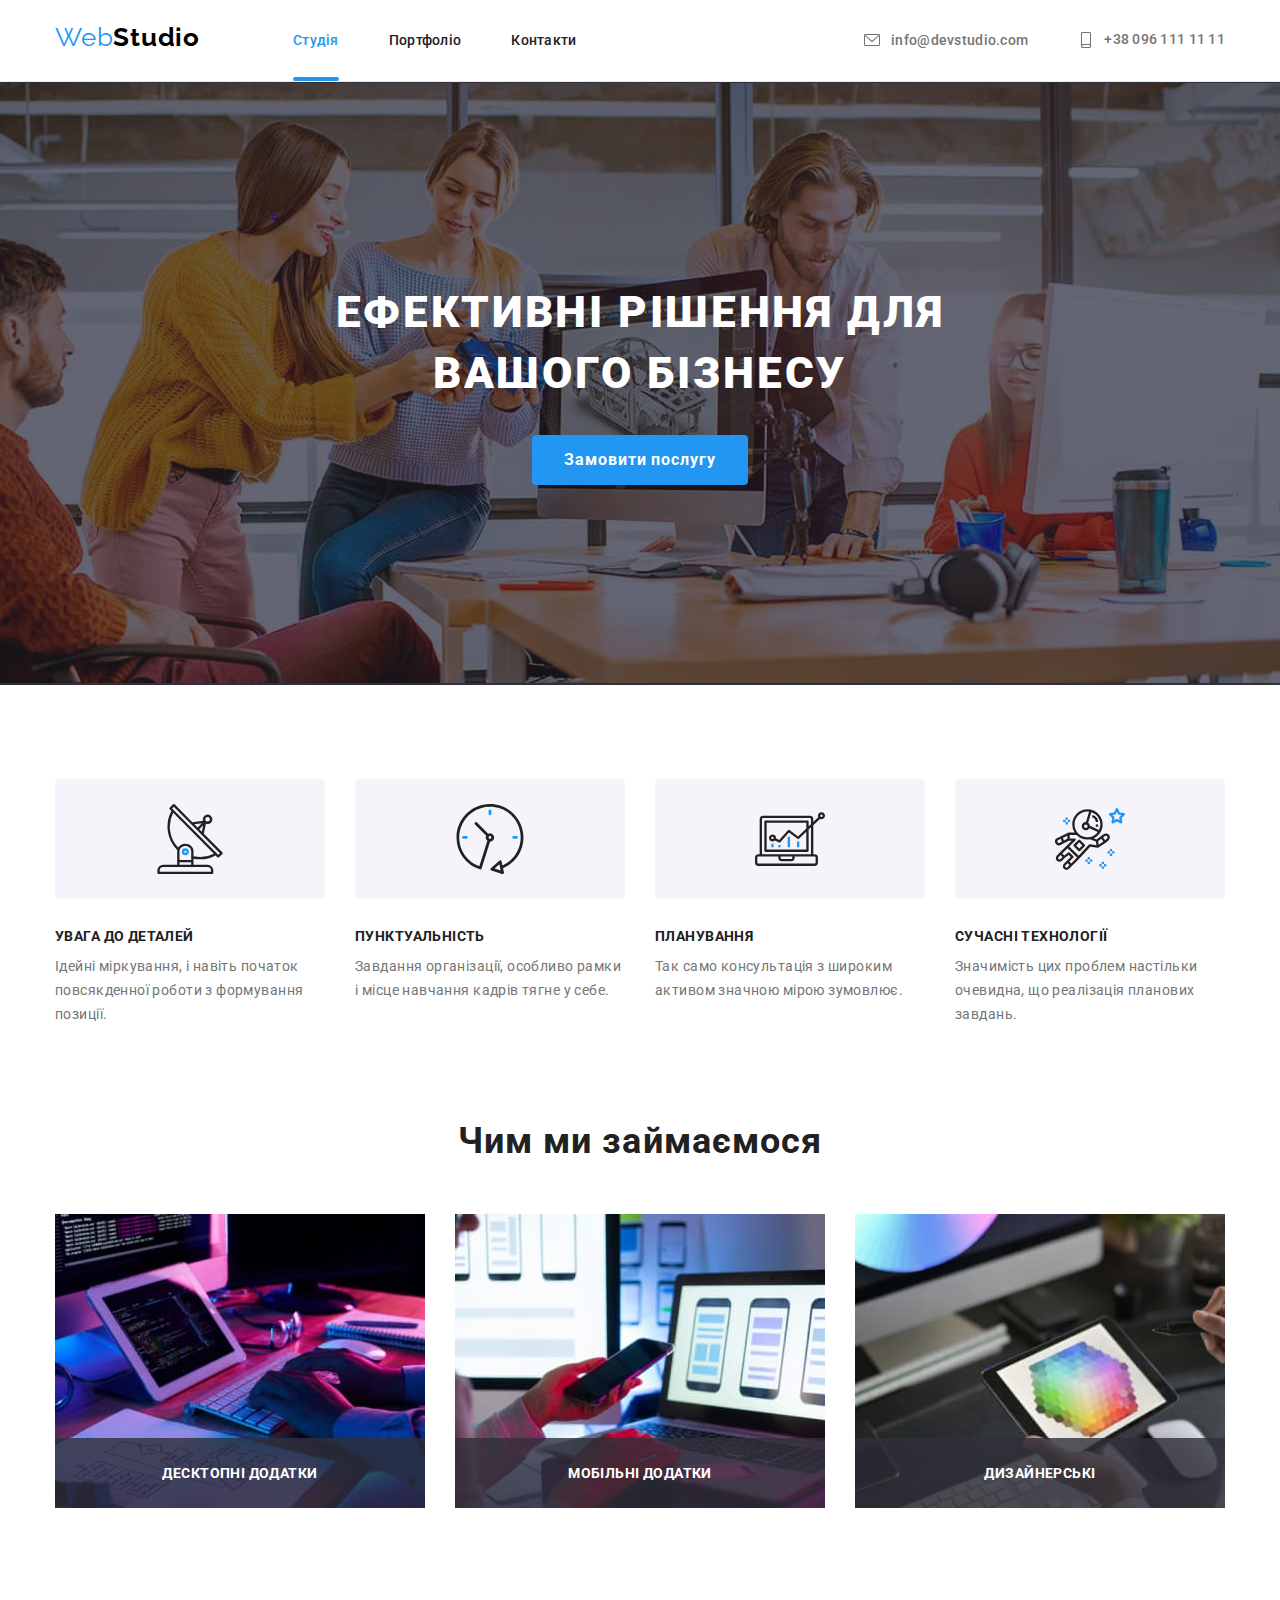
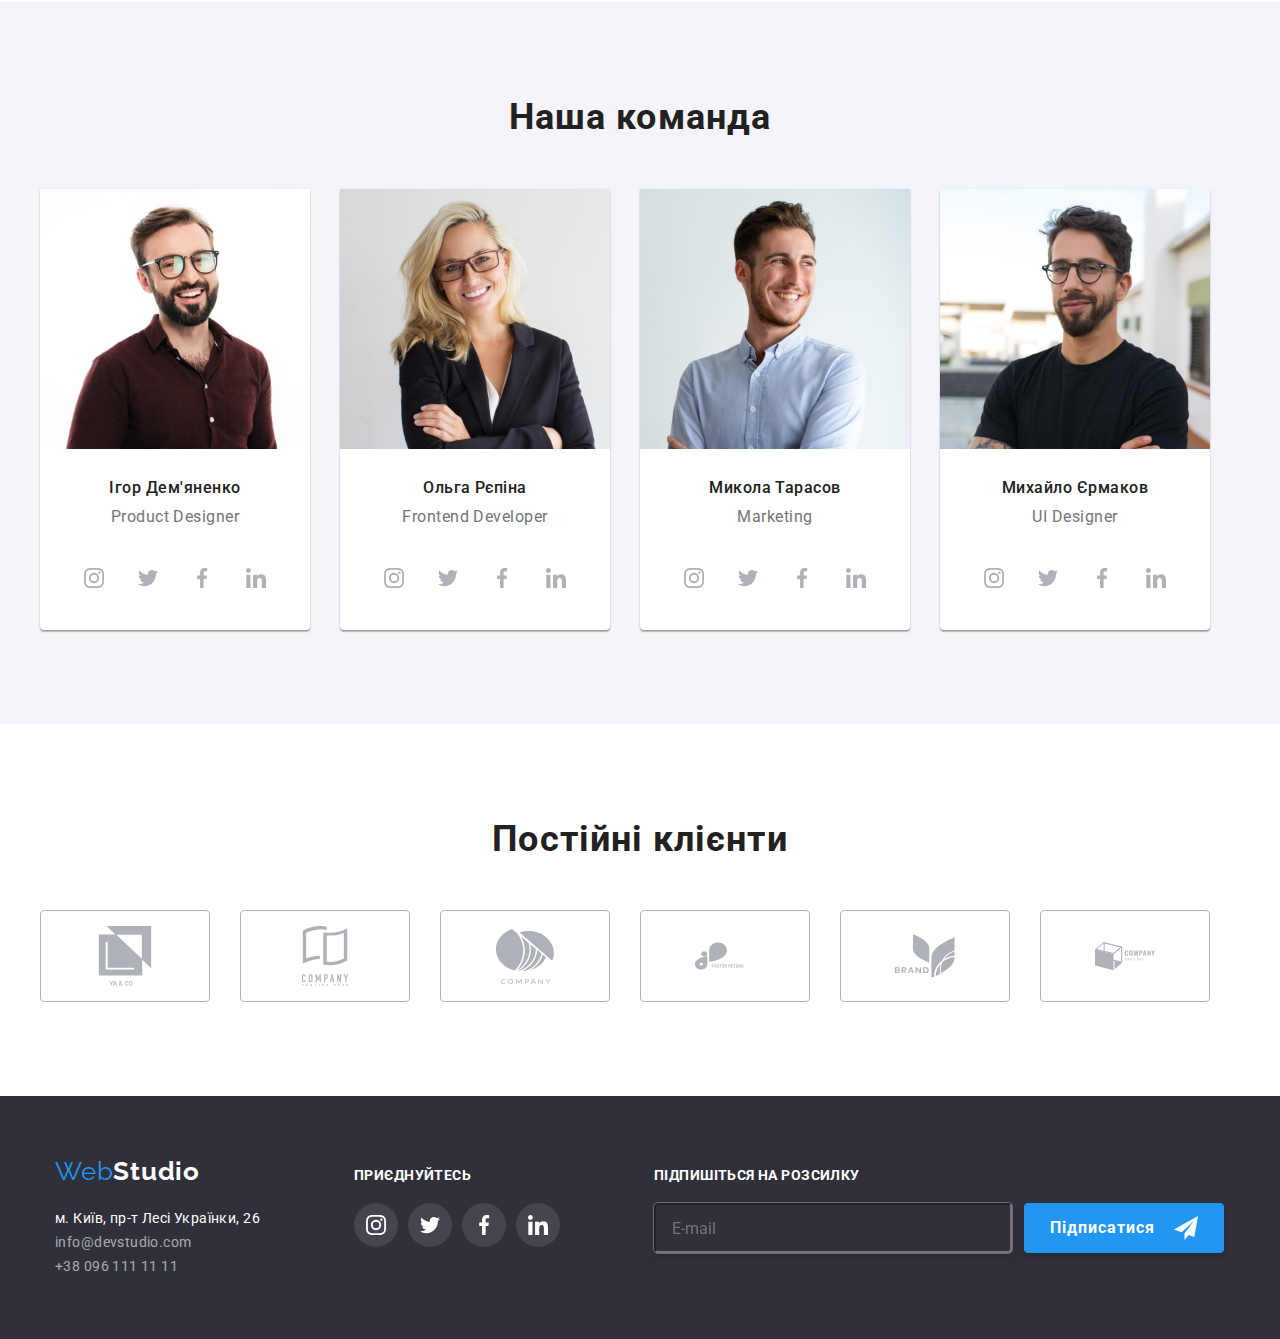
<file: index.html>
<!DOCTYPE html>
<html lang="uk">
  <head>
    <meta charset="UTF-8" />
    <meta http-equiv="X-UA-Compatible" content="IE=edge" />
    <meta name="viewport" content="width=device-width, initial-scale=1.0" />
    <title>WebStudio</title>

    <link rel="preconnect" href="https://fonts.googleapis.com" />
    <link rel="preconnect" href="https://fonts.gstatic.com" crossorigin />
    <link
      href="https://fonts.googleapis.com/css2?family=Raleway:wght@700&family=Roboto:wght@400;500;700;900&display=swap"
      rel="stylesheet"
    />
    <link
      rel="stylesheet"
      href="https://cdnjs.cloudflare.com/ajax/libs/modern-normalize/1.0.0/modern-normalize.min.css"
    />

    <link rel="stylesheet" href="./style.css" />
  </head>
  <body>
    <header class="main-header">
      <div class="container header-grow">
        <nav class="main-header">
          <a href="./index.html" lang="en" class="web logo"
            >Web<span class="studio">Studio</span></a
          >
          <ul class="utilited-ul site-nav">
            <li class="item">
              <a href="./index.html" class="link active-page">Студія</a>
            </li>
            <li class="item">
              <a href="./portfolio.html" target="_blank" class="link"
                >Портфоліо</a
              >
            </li>
            <li class="item">
              <a href="" class="link">Контакти</a>
            </li>
          </ul>
        </nav>

        <ul class="utilited-ul contact-header">
          <li class="contact-item">
            <a href=" mailto:info@devstudio.com" class="contact-header-link">
              <svg class="mail-ikon">
                <use href="./image/symbol-defs.svg#icon-envelope"></use>
              </svg>
              info@devstudio.com
            </a>
          </li>
          <li class="contact-item">
            <a href="tel:+380961111111" class="contact-header-link">
              <svg class="telefon-ikon">
                <use href="./image/symbol-defs.svg#icon-smartphone"></use>
              </svg>
              +38 096 111 11 11
            </a>
          </li>
        </ul>
      </div>
    </header>

    <main>
      <!-- hero -->
      <section class="hero">
        <div class="container">
          <h1 class="hero-title">Ефективні рішення для вашого бізнесу</h1>
          <button
            type="button"
            class="button primery button-hero"
            data-modal-open
          >
            Замовити послугу
          </button>
        </div>
      </section>
      <!--особливості  -->
      <section class="section feautres">
        <div class="container">
          <h2 class="section-title" hidden>особливості</h2>
          <ul class="utilited-ul features-list">
            <li class="feature-li">
              <div class="feature-ikon">
                <svg class="ikon-feature">
                  <use href="./image/symbol-defs.svg#icon-antenna"></use>
                </svg>
              </div>
              <h3 class="features-title">УВАГА ДО ДЕТАЛЕЙ</h3>
              <p>
                Ідейні міркування, і навіть початок повсякденної роботи з
                формування позиції.
              </p>
            </li>
            <li class="feature-li">
              <div class="feature-ikon">
                <svg class="ikon-feature">
                  <use href="./image/symbol-defs.svg#icon-clock"></use>
                </svg>
              </div>
              <h3 class="features-title">ПУНКТУАЛЬНІСТЬ</h3>
              <p>
                Завдання організації, особливо рамки і місце навчання кадрів
                тягне у себе.
              </p>
            </li>
            <li class="feature-li">
              <div class="feature-ikon">
                <svg class="ikon-feature">
                  <use href="./image/symbol-defs.svg#icon-diagram"></use>
                </svg>
              </div>
              <h3 class="features-title">ПЛАНУВАННЯ</h3>
              <p>
                Так само консультація з широким активом значною мірою зумовлює.
              </p>
            </li>
            <li class="feature-li">
              <div class="feature-ikon">
                <svg class="ikon-feature">
                  <use href="./image/symbol-defs.svg#icon-astronaut"></use>
                </svg>
              </div>
              <h3 class="features-title">СУЧАСНІ ТЕХНОЛОГІЇ</h3>
              <p>
                Значимість цих проблем настільки очевидна, що реалізація
                планових завдань.
              </p>
            </li>
          </ul>
        </div>
      </section>
      <!-- Чим ми займаємося -->
      <section class="section">
        <div class="container">
          <h2 class="section-title">Чим ми займаємося</h2>

          <ul class="utilited-ul works">
            <li class="item">
              <div class="item-overlay">
                <img src="./image/box1.jpg" width="370" alt="клавіатура" />

                <div class="item-box">
                  <p class="text-item-overlay">Десктопні додатки</p>
                </div>
              </div>
            </li>
            <li class="item">
              <div class="item-overlay">
                <img src="./image/box2.jpg" width="370" alt="телефон" />

                <div class="item-box">
                  <p class="text-item-overlay">Мобільні додатки</p>
                </div>
              </div>
            </li>
            <li class="item">
              <div class="item-overlay">
                <img src="./image/box3.jpg" width="370" alt="телефон" />

                <div class="item-box">
                  <p class="text-item-overlay">Дизайнерські</p>
                </div>
              </div>
            </li>
          </ul>
        </div>
      </section>
      <!-- Наша команда -->
      <section class="section our-team">
        <div class="container">
          <h2 class="section-title">Наша команда</h2>

          <ul class="utilited-ul team">
            <li class="team-li">
              <img
                src="./image/img.jpg"
                width="270"
                alt="Ігор Дем'яненко"
                class="team-photo"
              />

              <h3 class="team-title">Ігор Дем'яненко</h3>
              <p class="team-text">Product Designer</p>
              <ul class="team-social">
                <li class="social-li">
                  <a
                    class="social-link"
                    href="https://www.instagram.com/"
                    target="_blank"
                    rel="noopener noreferrer"
                  >
                    <svg class="social-ikon-item">
                      <use href="./image/symbol-defs.svg#icon-instagram"></use>
                    </svg>
                  </a>
                </li>
                <li class="social-li">
                  <a
                    class="social-link"
                    href="https://www.instagram.com/"
                    target="_blank"
                    rel="noopener noreferrer"
                  >
                    <svg class="social-ikon-item">
                      <use href="./image/symbol-defs.svg#icon-twitter"></use>
                    </svg>
                  </a>
                </li>
                <li class="social-li">
                  <a
                    class="social-link"
                    href="https://www.instagram.com/"
                    target="_blank"
                    rel="noopener noreferrer"
                  >
                    <svg class="social-ikon-item">
                      <use href="./image/symbol-defs.svg#icon-facebook"></use>
                    </svg>
                  </a>
                </li>
                <li class="social-li">
                  <a
                    class="social-link"
                    href="https://www.instagram.com/"
                    target="_blank"
                    rel="noopener noreferrer"
                  >
                    <svg class="social-ikon-item">
                      <use href="./image/symbol-defs.svg#icon-linkedin"></use>
                    </svg>
                  </a>
                </li>
              </ul>
            </li>
            <li class="team-li">
              <img
                src="./image/img1.jpg"
                width="270"
                alt="Ольга Рєпіна"
                class="team-photo"
              />
              <h3 class="team-title">Ольга Рєпіна</h3>
              <p class="team-text">Frontend Developer</p>
              <ul class="team-social">
                <li class="social-li">
                  <a
                    class="social-link"
                    href="https://www.instagram.com/"
                    target="_blank"
                    rel="noopener noreferrer"
                  >
                    <svg class="social-ikon-item">
                      <use href="./image/symbol-defs.svg#icon-instagram"></use>
                    </svg>
                  </a>
                </li>
                <li class="social-li">
                  <a
                    class="social-link"
                    href="https://www.instagram.com/"
                    target="_blank"
                    rel="noopener noreferrer"
                  >
                    <svg class="social-ikon-item">
                      <use href="./image/symbol-defs.svg#icon-twitter"></use>
                    </svg>
                  </a>
                </li>
                <li class="social-li">
                  <a
                    class="social-link"
                    href="https://www.instagram.com/"
                    target="_blank"
                    rel="noopener noreferrer"
                  >
                    <svg class="social-ikon-item">
                      <use href="./image/symbol-defs.svg#icon-facebook"></use>
                    </svg>
                  </a>
                </li>
                <li class="social-li">
                  <a
                    class="social-link"
                    href="https://www.instagram.com/"
                    target="_blank"
                    rel="noopener noreferrer"
                  >
                    <svg class="social-ikon-item">
                      <use href="./image/symbol-defs.svg#icon-linkedin"></use>
                    </svg>
                  </a>
                </li>
              </ul>
            </li>
            <li class="team-li">
              <img
                src="./image/img2.jpg"
                width="270"
                alt="Микола Тарасов"
                class="team-photo"
              />
              <h3 class="team-title">Микола Тарасов</h3>
              <p class="team-text">Marketing</p>
              <ul class="team-social">
                <li class="social-li">
                  <a
                    class="social-link"
                    href="https://www.instagram.com/"
                    target="_blank"
                    rel="noopener noreferrer"
                  >
                    <svg class="social-ikon-item">
                      <use href="./image/symbol-defs.svg#icon-instagram"></use>
                    </svg>
                  </a>
                </li>
                <li class="social-li">
                  <a
                    class="social-link"
                    href="https://www.instagram.com/"
                    target="_blank"
                    rel="noopener noreferrer"
                  >
                    <svg class="social-ikon-item">
                      <use href="./image/symbol-defs.svg#icon-twitter"></use>
                    </svg>
                  </a>
                </li>
                <li class="social-li">
                  <a
                    class="social-link"
                    href="https://www.instagram.com/"
                    target="_blank"
                    rel="noopener noreferrer"
                  >
                    <svg class="social-ikon-item">
                      <use href="./image/symbol-defs.svg#icon-facebook"></use>
                    </svg>
                  </a>
                </li>
                <li class="social-li">
                  <a
                    class="social-link"
                    href="https://www.instagram.com/"
                    target="_blank"
                    rel="noopener noreferrer"
                  >
                    <svg class="social-ikon-item">
                      <use href="./image/symbol-defs.svg#icon-linkedin"></use>
                    </svg>
                  </a>
                </li>
              </ul>
            </li>
            <li class="team-li">
              <img
                src="./image/img3.jpg"
                width="270"
                alt="Михайло Єрмаков"
                class="team-photo"
              />
              <h3 class="team-title">Михайло Єрмаков</h3>
              <p class="team-text">UI Designer</p>
              <ul class="team-social">
                <li class="social-li">
                  <a
                    class="social-link"
                    href="https://www.instagram.com/"
                    target="_blank"
                    rel="noopener noreferrer"
                  >
                    <svg class="social-ikon-item">
                      <use href="./image/symbol-defs.svg#icon-instagram"></use>
                    </svg>
                  </a>
                </li>
                <li class="social-li">
                  <a
                    class="social-link"
                    href="https://www.instagram.com/"
                    target="_blank"
                    rel="noopener noreferrer"
                  >
                    <svg class="social-ikon-item">
                      <use href="./image/symbol-defs.svg#icon-twitter"></use>
                    </svg>
                  </a>
                </li>
                <li class="social-li">
                  <a
                    class="social-link"
                    href="https://www.instagram.com/"
                    target="_blank"
                    rel="noopener noreferrer"
                  >
                    <svg class="social-ikon-item">
                      <use href="./image/symbol-defs.svg#icon-facebook"></use>
                    </svg>
                  </a>
                </li>
                <li class="social-li">
                  <a
                    class="social-link"
                    href="https://www.instagram.com/"
                    target="_blank"
                    rel="noopener noreferrer"
                  >
                    <svg class="social-ikon-item">
                      <use href="./image/symbol-defs.svg#icon-linkedin"></use>
                    </svg>
                  </a>
                </li>
              </ul>
            </li>
          </ul>
        </div>
      </section>
      <section class="section clients">
        <div class="container">
          <h2 class="clients-title">Постійні клієнти</h2>
          <ul class="clients-list">
            <li class="clients-item">
              <a class="clients-link" href="#">
                <svg class="client-ikon-item">
                  <use href="./image/symbol-defs.svg#icon-group"></use>
                </svg>
              </a>
            </li>
            <li class="clients-item">
              <a class="clients-link" href="#">
                <svg class="client-ikon-item">
                  <use href="./image/symbol-defs.svg#icon-group-1"></use>
                </svg>
              </a>
            </li>
            <li class="clients-item">
              <a class="clients-link" href="#">
                <svg class="client-ikon-item">
                  <use href="./image/symbol-defs.svg#icon-group-2"></use>
                </svg>
              </a>
            </li>
            <li class="clients-item">
              <a class="clients-link" href="#">
                <svg class="client-ikon-item">
                  <use href="./image/symbol-defs.svg#icon-group-3"></use>
                </svg>
              </a>
            </li>
            <li class="clients-item">
              <a class="clients-link" href="#">
                <svg class="client-ikon-item">
                  <use href="./image/symbol-defs.svg#icon-group-4"></use>
                </svg>
              </a>
            </li>
            <li class="clients-item">
              <a class="clients-link" href="#">
                <svg class="client-ikon-item">
                  <use href="./image/symbol-defs.svg#icon-group-5"></use>
                </svg>
              </a>
            </li>
          </ul>
        </div>
      </section>
    </main>
    <!-- підвал -->
    <footer class="footer">
      <div class="container container-footer">
        <div class="footer-contacts">
          <a href="./index.html" lang="en" class="web logo-footer"
            >Web<span class="studio-footer">Studio</span></a
          >

          <address>
            <ul class="contact utilited-ul">
              <li>
                <a
                  href="https://www.google.com/maps/place/%D0%B1%D1%83%D0%BB.+%D0%9B%D0%B5%D1%81%D0%B8+%D0%A3%D0%BA%D1%80%D0%B0%D0%B8%D0%BD%D0%BA%D0%B8,+26,+%D0%9A%D0%B8%D0%B5%D0%B2,+%D0%A3%D0%BA%D1%80%D0%B0%D0%B8%D0%BD%D0%B0,+02000/@50.4265841,30.5361971,17z/data=!3m1!4b1!4m5!3m4!1s0x40d4cf0e033ecbe9:0x57a4dffefec77da0!8m2!3d50.4265807!4d30.5383858"
                  target="_blank"
                  rel="noopener noreferrer"
                  class="adress"
                  >м. Київ, пр-т Лесі Українки, 26</a
                >
              </li>
              <li>
                <a href=" mailto:info@devstudio.com" class="contact-footer"
                  >info@devstudio.com</a
                >
              </li>
              <li>
                <a href="tel:+380961111111" class="contact-footer"
                  >+38 096 111 11 11</a
                >
              </li>
            </ul>
          </address>
        </div>
        <div class="footer-add">
          <p class="add-title">приєднуйтесь</p>
          <ul class="social">
            <li class="social-li">
              <a
                class="social-link social-link-add"
                href="https://www.instagram.com/"
                target="_blank"
                rel="noopener noreferrer"
              >
                <svg class="social-ikon-item add">
                  <use href="./image/symbol-defs.svg#icon-instagram"></use>
                </svg>
              </a>
            </li>
            <li class="social-li">
              <a
                class="social-link social-link-add"
                href="https://www.instagram.com/"
                target="_blank"
                rel="noopener noreferrer"
              >
                <svg class="social-ikon-item add">
                  <use href="./image/symbol-defs.svg#icon-twitter"></use>
                </svg>
              </a>
            </li>
            <li class="social-li">
              <a
                class="social-link social-link-add"
                href="https://www.instagram.com/"
                target="_blank"
                rel="noopener noreferrer"
              >
                <svg class="social-ikon-item add">
                  <use href="./image/symbol-defs.svg#icon-facebook"></use>
                </svg>
              </a>
            </li>
            <li class="social-li">
              <a
                class="social-link social-link-add"
                href="https://www.instagram.com/"
                target="_blank"
                rel="noopener noreferrer"
              >
                <svg class="social-ikon-item add">
                  <use href="./image/symbol-defs.svg#icon-linkedin"></use>
                </svg>
              </a>
            </li>
          </ul>
        </div>

        <div class="footer-subscription">
          <p class="subscription-title">Підпишіться на розсилку</p>

          <form name="subscription" class="form-subscription">
            <label>
              <input
                type="email"
                name="mail"
                placeholder="E-mail"
                class="input-subscription"
              />
            </label>
            <button type="submit" class="subscription-button">
              Підписатися
              <svg class="subscription-icon">
                <use href="./image/symbol-defs.svg#icon-send"></use>
              </svg>
            </button>
          </form>
        </div>
      </div>
    </footer>
    <div class="backdrop is-hidden" data-modal>
      <div class="hero-modal">
        <button type="button" class="close-btn" data-modal-close>
          <svg class="close-icon">
            <use href="./image/symbol-defs.svg#icon-close"></use>
          </svg>
        </button>
        <form class="request">
          <p class="request-title">Залиште свої дані, ми вам передзвонимо</p>

          <label for="name" class="request-item">
            Ім'я
            <input
              type="text"
              name="name"
              id="name"
              class="request-input"
              required
            />
            <svg class="input-icon">
              <use href="./image/symbol-defs.svg#icon-name-modal"></use>
            </svg>
          </label>

          <label for="tel" class="request-item">
            Телефон

            <input
              type="tel"
              name="tel"
              id="tel"
              class="request-input"
              required
            />
            <svg class="input-icon">
              <use href="./image/symbol-defs.svg#icon-phone-modal"></use>
            </svg>
          </label>

          <label class="request-item">
            Пошта

            <input type="email" name="mail" class="request-input" required />
            <svg class="input-icon">
              <use href="./image/symbol-defs.svg#icon-email-modal"></use>
            </svg>
          </label>

          <label class="request-item">
            Коментар
            <textarea
              name="commit"
              rows="5"
              class="text-commit"
              placeholder="Введіть текст"
            ></textarea>
          </label>

          <label class="request-agree">
            <input
              class="agree-input"
              type="checkbox"
              name="consent"
              value="agree"
            />
            <span class="agree-icon"></span>
            <span class="agree-text">
              Погоджуюся з розсилкою та приймаю
              <a href="#" class="agree-link">Умови договору</a>
            </span>
          </label>

          <button type="submit" class="request-btn">Відправити</button>
        </form>
      </div>
    </div>
    <script src="./js/modal.js"></script>
  </body>
</html>
</file>
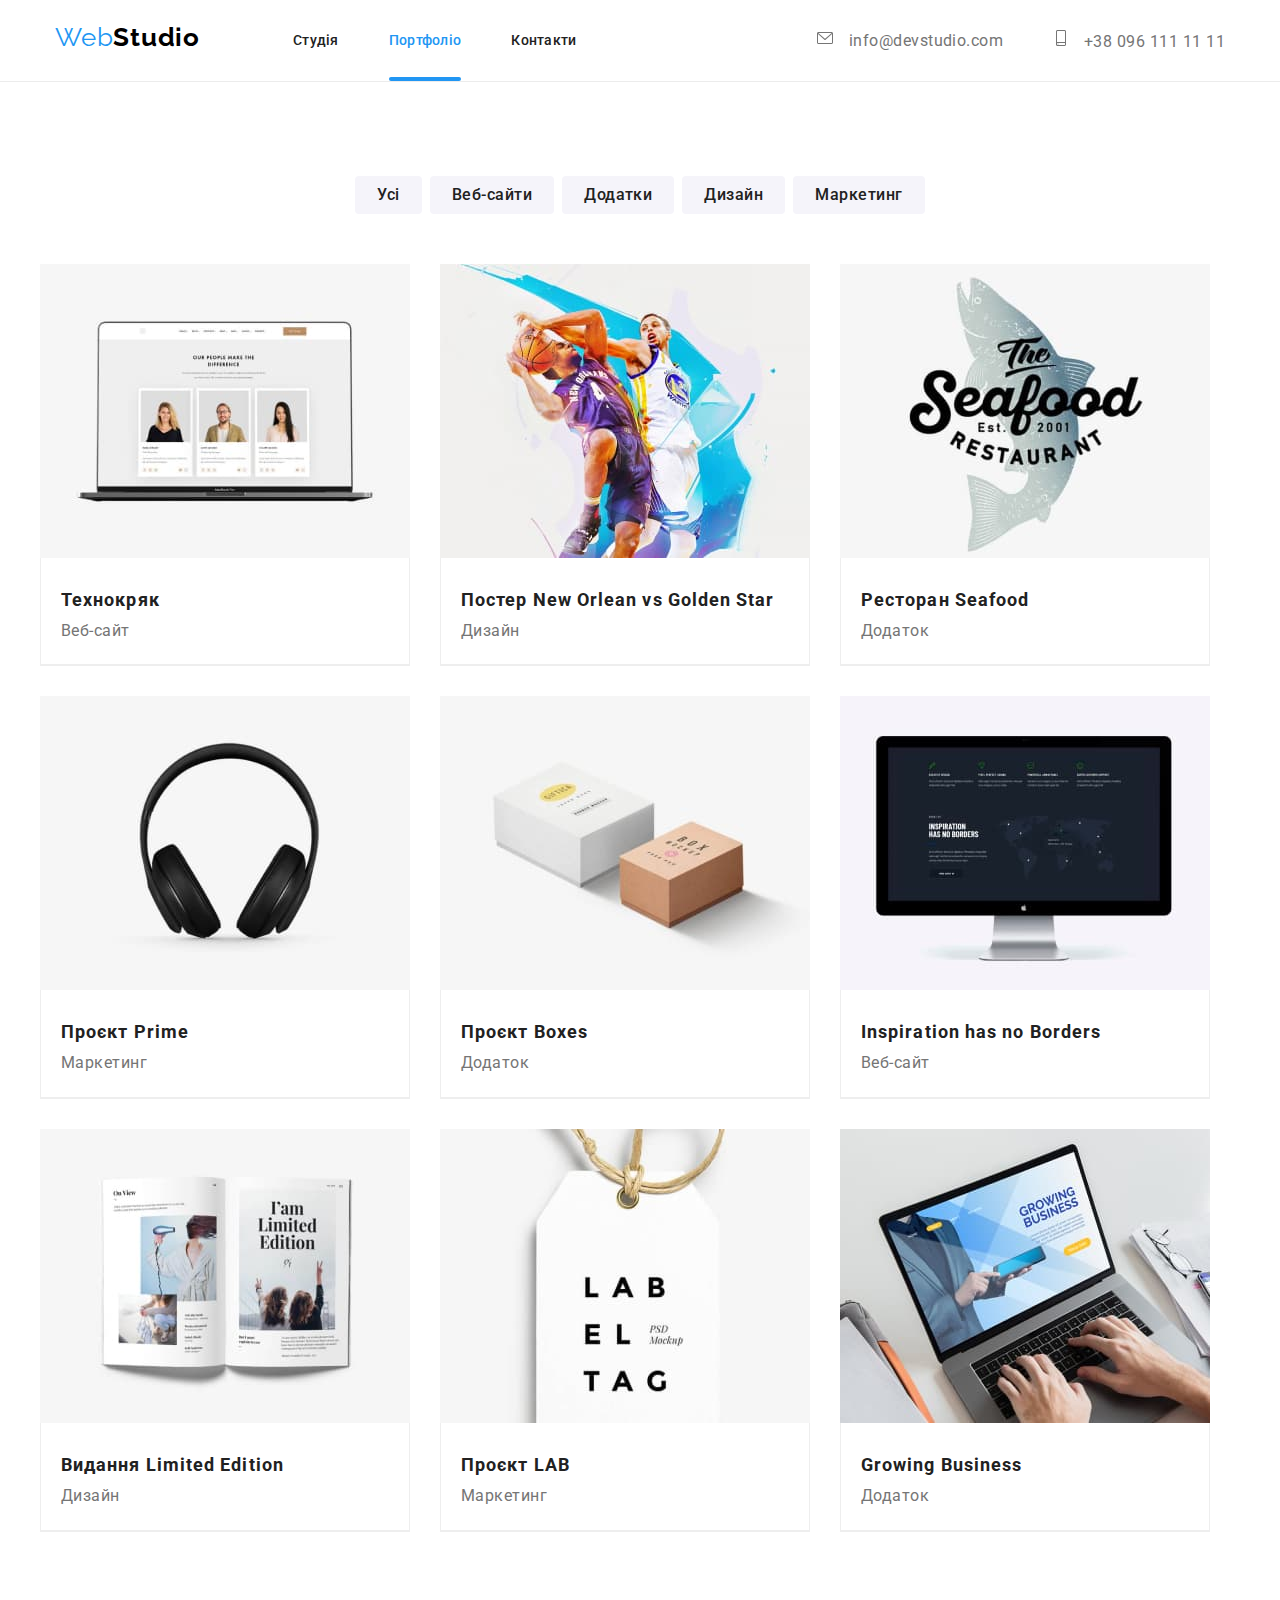
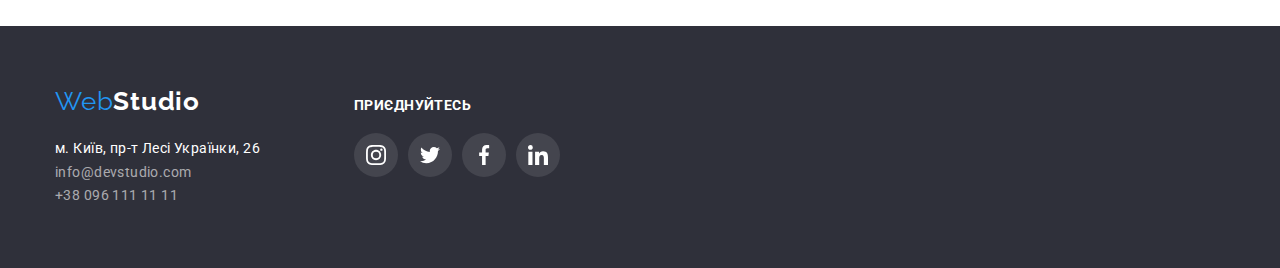
<file: portfolio.html>
<!DOCTYPE html>
<html lang="en">
  <head>
    <meta charset="UTF-8" />
    <meta http-equiv="X-UA-Compatible" content="IE=edge" />
    <meta name="viewport" content="width=device-width, initial-scale=1.0" />
    <title>Portfolio</title>
    <link rel="preconnect" href="https://fonts.googleapis.com" />
    <link rel="preconnect" href="https://fonts.gstatic.com" crossorigin />
    <link
      href="https://fonts.googleapis.com/css2?family=Raleway:wght@700&family=Roboto:wght@400;500;700;900&display=swap"
      rel="stylesheet"
    />
    <link rel="stylesheet"
      href="https://cdnjs.cloudflare.com/ajax/libs/modern-normalize/1.0.0/modern-normalize.min.css"/>

    <link rel="stylesheet" href="./style.css" />
  </head>
  <body>
    <header class="main-header">
      <div class="container header-grow">
        <nav class="main-header">
          <a href="./index.html" lang="en" class="web logo"
            >Web<span class="studio">Studio</span></a
          >
          <ul class="utilited-ul site-nav">
            <li class="item">
              <a href="./index.html" class="link">Студія</a>
            </li>
            <li class="item">
              <a
                href="./portfolio.html"
                target="_blank"
                class="link active-page"
                >Портфоліо</a
              >
            </li>
            <li class="item">
              <a href="" class="link">Контакти</a>
            </li>
          </ul>
        </nav>
        <ul class="utilited-ul contact-header">
          <li class="item">
            <a href=" mailto:info@devstudio.com" class="contact header">
              <svg class="mail-ikon">
                <use href="./image/symbol-defs.svg#icon-envelope"></use>
              </svg>
              <span>info@devstudio.com</span>
            </a>
          </li>
          <li class="item">
            <a href="tel:+380961111111" class="contact header">
              <svg class="telefon-ikon">
                <use href="./image/symbol-defs.svg#icon-smartphone"></use>
              </svg>
              <span>+38 096 111 11 11</span>
            </a>
          </li>
        </ul>
      </div>
    </header>
    <main>
      <section class="section">
        <div class="container">
          <h1 hidden>Портфоліо</h1>

          <ul class="utilited-ul buttons-portfolio">
            <li>
              <button type="button" class="button">Усі</button>
            </li>
            <li>
              <button type="button" class="button">Веб-сайти</button>
            </li>
            <li>
              <button type="button" class="button">Додатки</button>
            </li>
            <li>
              <button type="button" class="button">Дизайн</button>
            </li>
            <li>
              <button type="button" class="button">Маркетинг</button>
            </li>
          </ul>

          <ul class="portfolio utilited-ul">
            <li class="portfolio-element">
              <a class="portfolio-link">
                <div class="portfolio-before">
                  <img
                    src="./image/portfolio1..jpg"
                    alt="Веб-сайт"
                    width="370"
                  />
                  <div class="text-o">
                    <p class="portfolio-before-text">
                      Ресурс пропонує комплексні пропозиції з різним рівнем
                      функціоналу та сервісів. Все це дозволить відвідувачу
                      отримати вичерпні відомості про компанію чи приватну
                      особу.
                    </p>
                  </div>
                </div>
                <div class="portfolio-text">
                  <h2 class="title">Технокряк</h2>
                  <p>Веб-сайт</p>
                </div>
              </a>
            </li>

            <li class="portfolio-element">
              <a class="portfolio-link">
                <div class="portfolio-before">
                  <img
                    class="img"
                    src="./image/portfolio2.jpg"
                    alt="Дизайн"
                    width="370"
                  />
                  <div class="text-o">
                    <p class="portfolio-before-text">
                      Ресурс пропонує комплексні пропозиції з різним рівнем
                      функціоналу та сервісів. Все це дозволить відвідувачу
                      отримати вичерпні відомості про компанію чи приватну
                      особу.
                    </p>
                  </div>
                </div>
                <div class="portfolio-text">
                  <h2 class="title">Постер New Orlean vs Golden Star</h2>
                  <p>Дизайн</p>
                </div>
              </a>
            </li>

            <li class="portfolio-element">
              <a class="portfolio-link">
                <div class="portfolio-before">
                  <img src="./image/portfolio3.jpg" alt="Додаток" width="370" />
                  <div class="text-o">
                    <p class="portfolio-before-text">
                      Ресурс пропонує комплексні пропозиції з різним рівнем
                      функціоналу та сервісів. Все це дозволить відвідувачу
                      отримати вичерпні відомості про компанію чи приватну
                      особу.
                    </p>
                  </div>
                </div>

                <div class="portfolio-text">
                  <h2 class="title">Ресторан Seafood</h2>
                  <p>Додаток</p>
                </div>
              </a>
            </li>

            <li class="portfolio-element">
              <a class="portfolio-link">
                <div class="portfolio-before">
                  <img
                    src="./image/portfolio4.jpg"
                    alt="Маркетинг"
                    width="370"
                  />
                  <div class="text-o">
                    <p class="portfolio-before-text">
                      Ресурс пропонує комплексні пропозиції з різним рівнем
                      функціоналу та сервісів. Все це дозволить відвідувачу
                      отримати вичерпні відомості про компанію чи приватну
                      особу.
                    </p>
                  </div>
                </div>
                <div class="portfolio-text">
                  <h2 class="title">Проєкт Prime</h2>
                  <p>Маркетинг</p>
                </div>
              </a>
            </li>

            <li class="portfolio-element">
              <a class="portfolio-link">
                <div class="portfolio-before">
                  <img src="./image/portfolio5.jpg" alt="Додаток" width="370" />
                  <div class="text-o">
                    <p class="portfolio-before-text">
                      Ресурс пропонує комплексні пропозиції з різним рівнем
                      функціоналу та сервісів. Все це дозволить відвідувачу
                      отримати вичерпні відомості про компанію чи приватну
                      особу.
                    </p>
                  </div>
                </div>
                <div class="portfolio-text">
                  <h2 class="title">Проєкт Boxes</h2>
                  <p>Додаток</p>
                </div>
              </a>
            </li>

            <li class="portfolio-element">
              <a class="portfolio-link">
                <div class="portfolio-before">
                  <img
                    src="./image/portfolio6.jpg"
                    alt="Веб-сайт"
                    width="370"
                  />
                  <div class="text-o">
                    <p class="portfolio-before-text">
                      Ресурс пропонує комплексні пропозиції з різним рівнем
                      функціоналу та сервісів. Все це дозволить відвідувачу
                      отримати вичерпні відомості про компанію чи приватну
                      особу.
                    </p>
                  </div>
                </div>
                <div class="portfolio-text">
                  <h2 class="title">Inspiration has no Borders</h2>
                  <p>Веб-сайт</p>
                </div>
              </a>
            </li>

            <li class="portfolio-element">
              <a class="portfolio-link">
                <div class="portfolio-before">
                  <img src="./image/portfolio7.jpg" alt="Дизайн" width="370" />
                  <div class="text-o">
                    <p class="portfolio-before-text">
                      Ресурс пропонує комплексні пропозиції з різним рівнем
                      функціоналу та сервісів. Все це дозволить відвідувачу
                      отримати вичерпні відомості про компанію чи приватну
                      особу.
                    </p>
                  </div>
                </div>
                <div class="portfolio-text">
                  <h2 class="title">Видання Limited Edition</h2>
                  <p>Дизайн</p>
                </div>
              </a>
            </li>

            <li class="portfolio-element">
              <a class="portfolio-link">
                <div class="portfolio-before">
                  <img
                    src="./image/portfolio8.jpg"
                    alt="Маркетинг"
                    width="370"
                  />
                  <div class="text-o">
                    <p class="portfolio-before-text">
                      Ресурс пропонує комплексні пропозиції з різним рівнем
                      функціоналу та сервісів. Все це дозволить відвідувачу
                      отримати вичерпні відомості про компанію чи приватну
                      особу.
                    </p>
                  </div>
                </div>
                <div class="portfolio-text">
                  <h2 class="title">Проєкт LAB</h2>
                  <p>Маркетинг</p>
                </div>
              </a>
            </li>

            <li class="portfolio-element">
              <a class="portfolio-link">
                <div class="portfolio-before">
                  <img src="./image/portfolio9.jpg" alt="Додаток" width="370" />
                  <div class="text-o">
                    <p class="portfolio-before-text">
                      Ресурс пропонує комплексні пропозиції з різним рівнем
                      функціоналу та сервісів. Все це дозволить відвідувачу
                      отримати вичерпні відомості про компанію чи приватну
                      особу.
                    </p>
                  </div>
                </div>
                <div class="portfolio-text">
                  <h2 class="title">Growing Business</h2>
                  <p>Додаток</p>
                </div>
              </a>
            </li>
          </ul>
        </div>
      </section>
    </main>
    <footer class="footer">
      <div class="container container-footer">
        <div class="footer-contacts">
          <a href="./index.html" lang="en" class="web logo-footer"
            >Web<span class="studio-footer">Studio</span></a
          >

          <address>
            <ul class="contact utilited-ul">
              <li>
                <a
                  href="https://www.google.com/maps/place/%D0%B1%D1%83%D0%BB.+%D0%9B%D0%B5%D1%81%D0%B8+%D0%A3%D0%BA%D1%80%D0%B0%D0%B8%D0%BD%D0%BA%D0%B8,+26,+%D0%9A%D0%B8%D0%B5%D0%B2,+%D0%A3%D0%BA%D1%80%D0%B0%D0%B8%D0%BD%D0%B0,+02000/@50.4265841,30.5361971,17z/data=!3m1!4b1!4m5!3m4!1s0x40d4cf0e033ecbe9:0x57a4dffefec77da0!8m2!3d50.4265807!4d30.5383858"
                  target="_blank"
                  rel="noopener noreferrer"
                  class="adress"
                  >м. Київ, пр-т Лесі Українки, 26</a
                >
              </li>
              <li>
                <a href=" mailto:info@devstudio.com" class="contact-footer"
                  >info@devstudio.com</a
                >
              </li>
              <li>
                <a href="tel:+380961111111" class="contact-footer"
                  >+38 096 111 11 11</a
                >
              </li>
            </ul>
          </address>
        </div>
        <div class="footer-add">
          <p class="add-title">приєднуйтесь</p>
          <ul class="social">
            <li class="social-li">
              <a
                class="social-link social-link-add"
                href="https://www.instagram.com/"
                target="_blank"
                rel="noopener noreferrer"
              >
                <svg class="social-ikon-item add">
                  <use href="./image/symbol-defs.svg#icon-instagram"></use>
                </svg>
              </a>
            </li>
            <li class="social-li">
              <a
                class="social-link social-link-add"
                href="https://www.instagram.com/"
                target="_blank"
                rel="noopener noreferrer"
              >
                <svg class="social-ikon-item add">
                  <use href="./image/symbol-defs.svg#icon-twitter"></use>
                </svg>
              </a>
            </li>
            <li class="social-li">
              <a
                class="social-link social-link-add"
                href="https://www.instagram.com/"
                target="_blank"
                rel="noopener noreferrer"
              >
                <svg class="social-ikon-item add">
                  <use href="./image/symbol-defs.svg#icon-facebook"></use>
                </svg>
              </a>
            </li>
            <li class="social-li">
              <a
                class="social-link social-link-add"
                href="https://www.instagram.com/"
                target="_blank"
                rel="noopener noreferrer"
              >
                <svg class="social-ikon-item add">
                  <use href="./image/symbol-defs.svg#icon-linkedin"></use>
                </svg>
              </a>
            </li>
          </ul>
        </div>
      </div>
    </footer>
  </body>
</html>
</file>
<file: style.css>
/* primery text-color - #757575
secondary text-color - #212121
primery background-color - #F5F5F5
footer-hero color - #2F303A
button active color - #2196F3
web color - #2196F3
studio color - #000000
button color - #F5F4FA
color adress - #FFFFFF
color footer contact - rgba(255, 255, 255, 0.6) */
html {
  box-sizing: border-box;
}
*,
*::before,
*::after {
  box-sizing: inherit;
}
:root {
  --primery-text-color: #757575;
  --secondary-text-color: #212121;
  --active-color: #2196f3;
  --button-color: #f5f4fa;
  --primery-bg-color: #ffffff;
}
h1,
h2,
h3,
h4,
h5,
h6,
p,
ul {
  padding: 0px;
  margin: 0px;
}

a,
ul {
  text-decoration: none;
  color: currentColor;
}
img {
  display: block;
  margin: 0px;
}
button,
a {
  cursor: pointer;
}
body {
  background-color: var(--primery-bg-color);
  color: var(--primery-text-color);
  font-family: Roboto, sans-serif;
  font-weight: 400;
  font-size: 16px;
  line-height: 1.17;
  letter-spacing: 0.03em;
}
.container {
  width: 1200px;
  margin-left: auto;
  margin-right: auto;
}
.main-header {
  display: flex;
}
header {
  border-bottom: 1px solid #ececec;
}
.header-grow {
  display: flex;
  align-items: center;
  margin-left: auto;
  margin-right: auto;
  padding-right: 15px;
  padding-left: 15px;

  background-color: #ffffff;
}

.section {
  margin-left: auto;
  margin-right: auto;
  padding-top: 94px;
  padding-bottom: 94px;
}
/*logo style*/
.logo {
  display: flex;
  padding-top: 24px;
  padding-bottom: 25px;
  margin-right: 93px;
}
.web {
  color: var(--active-color);
  font-family: Raleway;
  font-size: Bold;
  font-size: 26px;
  line-height: 1.2;
  line-height: 100%;
  vertical-align: top;
  letter-spacing: 0.03em;
  text-decoration: none;
}
.studio {
  color: #000;
  text-decoration: none;
  font-family: "Raleway";
  font-style: normal;
  font-weight: 700;
  font-size: 26px;
  line-height: 1, 19;
  letter-spacing: 0.03em;
  color: #000000;
}

.studio-footer {
  font-family: "Raleway";
  font-style: normal;
  font-weight: 700;
  font-size: 26px;
  line-height: 1.19;
  letter-spacing: 0.03em;
  color: #ffffff;
}

/*utilited for all ul*/
.utilited-ul {
  list-style: none;
}

/*site navigation style*/
.site-nav {
  display: flex;
}
.site-nav .item + .item {
  margin-left: 50px;
}

.site-nav .link {
  display: block;
  padding-top: 32px;
  padding-bottom: 32px;
  color: var(--secondary-text-color);
  font-weight: 500;
  font-size: 14px;
  line-height: 1.2;
  letter-spacing: 0.02em;
  text-decoration: none;
  transition-property: color;
  transition-duration: 250ms;
  transition-timing-function: cubic-bezier(0.4, 0, 0.2, 1);
}
.site-nav .link:hover,
.site-nav .link:focus {
  color: var(--active-color);
}

.site-nav .active-page {
  color: var(--active-color);
  font-weight: 500;
  font-size: 14px;
  line-height: 1.2;
  letter-spacing: 0.02em;
  text-decoration: none;
  position: relative;
}
.site-nav .active-page::after {
  position: absolute;
  content: "";
  display: block;
  width: 100%;
  height: 4px;
  background-color: var(--active-color);
  left: 0;
  bottom: 0;
  border-radius: 2px;
}

/*contact-style*/
.contact-header {
  display: flex;
  justify-content: center;
  align-items: center;
  margin-left: auto;
}
.contact-item {
  display: flex;
  align-items: center;
  justify-content: center;
  color: var(--primery-text-color);

  font-weight: 500;
  font-size: 14px;
  line-height: 1.2;
  letter-spacing: 0.02em;
  text-decoration: none;
}
.contact-header-link {
  display: flex;
  transition: color 250ms cubic-bezier(0.4, 0, 0.2, 1);
}
.mail-ikon {
  fill: var(--primery-text-color);
  margin-right: 10px;
  width: 18px;
  height: 16px;
  transition: fill 250ms cubic-bezier(0.4, 0, 0.2, 1);
}
.telefon-ikon {
  fill: var(--primery-text-color);
  margin-right: 10px;
  margin-left: 50px;
  width: 16px;
  height: 18px;
  transition: fill 250ms cubic-bezier(0.4, 0, 0.2, 1);
}

.contact-header-link:hover,
.contact-header-link:focus {
  color: var(--active-color);
}
.contact-header-link:hover .mail-ikon,
.contact-header-link:focus .mail-ikon {
  fill: var(--active-color);
}

.contact-header-link:hover .telefon-ikon,
.contact-header-link:focus .telefon-ikon {
  fill: var(--active-color);
}
.contact-footer {
  color: #ffffff 60%;
  font-style: normal;
  font-weight: 400;
  font-size: 14px;
  line-height: 1.7;
  letter-spacing: 0.03em;
  text-decoration: none;

  margin-top: 9px;
  transition: color 250ms cubic-bezier(0.4, 0, 0.2, 1);
}
.contact-footer-item {
  margin-top: 9px;
}

.contact-footer:hover,
.contact-footer:focus {
  color: var(--active-color);
}

/*Button*/
.button {
  border-radius: 4px;
  padding: 6px 22px;
  display: inline-block;
  border: 0px;

  color: var(--secondary-text-color);
  background-color: var(--button-color);
  cursor: pointer;
  font-weight: 500;
  font-size: 16px;
  line-height: 1.62;
  text-align: center;
  letter-spacing: 0.03em;

  transition: background-color 250ms cubic-bezier(0.4, 0, 0.2, 1);
}

.hero .button-hero {
  border-radius: 4px;
  padding: 10px 32px;
  display: inline-block;

  font-weight: 700;
  font-size: 16px;
  line-height: 1.88;
  text-align: center;
  letter-spacing: 0.06em;
  color: #ffffff;
  background-color: var(--active-color);
}
/* All section background */

/*Hero*/
.hero {
  background: linear-gradient(
      to right,
      rgba(47, 48, 58, 0.4),
      rgba(47, 48, 58, 0.4)
    ),
    url("./image/hero.jpg");
  /* background:linear-gradient
  (to right,rgba(47, 48, 58, 0.4),
  rgba(47, 48, 58, 0.4)),
  url('./image/hero.jpg'); */

  background-color: #2f303a;
  background-repeat: no-repeat;
  background-position: center;
  text-align: center;
  padding-top: 200px;
  padding-bottom: 200px;
}

.hero .hero-title {
  margin-bottom: 30px;
  color: #ffffff;
  font-weight: 900;
  font-size: 44px;
  line-height: 1.4;

  margin-right: auto;
  margin-left: auto;
  width: 696px;
  letter-spacing: 0.06em;
  text-transform: uppercase;
}
/* Features style */
.feautres {
  padding-bottom: 0px;
}

.feature-li {
  width: 270px;
}
.features-list .feature-li + .feature-li {
  margin-left: 30px;
}
.features-list {
  justify-content: center;
  display: flex;
  font-weight: 400;
  font-size: 14px;
  line-height: 1.7;
  letter-spacing: 0.03em;
  background-color: #ffffff;
}
.feature-ikon {
  display: flex;
  justify-content: center;
  align-items: center;
  width: 270px;
  height: 120px;
  background-color: var(--button-color);
  border-radius: 4px;
  margin-bottom: 30px;
}
.ikon-feature {
  width: 70px;
  height: 70px;
}
.features-title {
  margin-bottom: 10px;

  font-weight: 700;
  font-size: 14px;
  line-height: 1.14;
  letter-spacing: 0.03em;
  text-transform: uppercase;
  color: var(--secondary-text-color);
}

/* section title style */
.section .section-title {
  margin-bottom: 50px;

  color: var(--secondary-text-color);
  font-weight: 700;
  font-size: 36px;
  line-height: 1.2;
  text-align: center;
  letter-spacing: 0.03em;
}

/* Works */
.works {
  display: flex;
  align-self: center;
  justify-content: center;
}
.works .item {
  display: inline-block;
}
.works .item + .item {
  margin-left: 30px;
}

.item-overlay {
  position: relative;
}
.item-box {
  position: absolute;
  content: "";
  width: 370px;
  height: 70px;
  background: rgba(47, 48, 58, 0.8);
  bottom: 0;
  display: flex;
  justify-content: center;
  align-items: center;
}
.text-item-overlay {
  font-weight: 700;
  font-size: 14px;
  line-height: 16px;
  text-align: center;
  letter-spacing: 0.03em;
  text-transform: uppercase;

  color: var(--primery-bg-color);
}

/* Team style */
.our-team {
  background-color: #f5f4fa;
  padding-bottom: 94px;
}
.team {
  display: flex;
}
.team-photo {
  display: block;
}
.team-li {
  background: #ffffff;

  box-shadow: 0px 1px 3px rgba(0, 0, 0, 0.12), 0px 1px 1px rgba(0, 0, 0, 0.14),
    0px 2px 1px rgba(0, 0, 0, 0.2);
  border-radius: 0px 0px 4px 4px;
}
.team .team-li + .team-li {
  margin-left: 30px;
}
.team .team-title {
  margin-top: 30px;
  margin-bottom: 10px;

  font-weight: 500;
  font-size: 16px;
  line-height: 1.18;
  text-align: center;
  letter-spacing: 0.03em;
  color: var(--secondary-text-color);
}
.team .team-text {
  text-align: center;
  margin-bottom: 30px;
}
.team-social {
  display: flex;
  justify-content: center;
  align-self: center;
  margin-left: auto;
  margin-right: auto;
  margin-bottom: 30px;
  gap: 10px;
  list-style: none;
}
.social {
  display: flex;
  gap: 10px;
}
.social-li {
  display: flex;
}

.social-link {
  display: flex;
  justify-content: center;
  align-items: center;
  background-color: transparent;
  border-radius: 50%;
  width: 44px;
  height: 44px;
  transition: background-color 250ms cubic-bezier(0.4, 0, 0.2, 1);
}

.social-ikon-item {
  width: 20px;
  height: 20px;
  fill: #afb1b8;
  transition: fill 250ms cubic-bezier(0.4, 0, 0.2, 1);
}
.social-link:hover,
.social-link:focus {
  background-color: #2196f3;
}
.social-link:hover .social-ikon-item,
.social-link:focus .social-ikon-item {
  fill: var(--primery-bg-color);
}

/* our clients */
.clients-title {
  font-weight: 700;
  font-size: 36px;
  line-height: 42px;
  text-align: center;
  letter-spacing: 0.03em;

  color: var(--secondary-text-color);
  margin-bottom: 50px;
}
.clients-list {
  display: flex;
  list-style: none;
  gap: 30px;
}
.clients-item {
  display: flex;
  /* width: 170px;
  height: 92px;
  border: 1px solid #afb1b8;
  border-radius: 4px;
  justify-content: center;
  align-items: center;
  transition: border 250ms  cubic-bezier(0.4, 0, 0.2, 1); */
  justify-content: center;
  align-items: center;
}
.clients-link {
  display: flex;
  justify-content: center;
  align-items: center;
  width: 170px;
  height: 92px;
  border: 1px solid #afb1b8;
  border-radius: 4px;

  transition: border 250ms cubic-bezier(0.4, 0, 0.2, 1);
}
.client-ikon-item {
  width: 106px;
  height: 60px;
  fill: #afb1b8;
  transition: fill 250ms cubic-bezier(0.4, 0, 0.2, 1);
}
.clients-item:focus .client-ikon-item,
.clients-item:hover .client-ikon-item {
  fill: var(--active-color);
}
.clients-link:focus,
.clients-link:hover {
  border: 1px solid var(--active-color);
}
/*Footer  */
.container-footer {
  padding-left: 15px;
  padding-right: 15px;
  padding-top: 60px;
  padding-bottom: 60px;
}
.footer {
  display: flex;
  background-color: #2f303a;
  margin-left: auto;
  margin-right: auto;
}
.logo-footer {
  display: inline-block;
  margin-bottom: 20px;
}

.adress {
  display: inline-block;
  color: #ffffff;
  font-style: normal;
  font-weight: 400;
  font-size: 14px;
  line-height: 1.7;
  letter-spacing: 0.03em;
  text-decoration: none;
  transition: color 250ms cubic-bezier(0.4, 0, 0.2, 1);
}
.adress:hover,
.adress:focus {
  color: var(--active-color);
}
.contact-footer {
  color: rgba(255, 255, 255, 0.6);
  margin-bottom: 9px;
  text-decoration: none;
}
.footer-add .social {
  display: flex;
}
.add-title {
  margin-bottom: 20px;
  font-weight: 700;
  font-size: 14px;
  line-height: 16px;
  letter-spacing: 0.03em;
  text-transform: uppercase;

  color: #ffffff;
}

.container-footer {
  display: inline-flex;
  align-items: baseline;
  gap: 94px;
}
.footer-add {
  display: flex;
  flex-direction: column;
}
.footer-contacts {
  display: flex;
  flex-direction: column;
}
.social-link-add {
  background-color: rgba(255, 255, 255, 0.1);
}
.add {
  fill: #ffffff;
}
.footer-subscription {
  display: flex;
  flex-direction: column;
  /* justify-content: center;
  align-items: center; */
}
.subscription-title {
  font-weight: 700;
  font-size: 14px;
  line-height: 16px;
  letter-spacing: 0.03em;
  text-transform: uppercase;

  color: var(--primery-bg-color);
  margin-bottom: 20px;
}
.form-subscription {
  display: flex;
}
.input-subscription {
  display: block;
  width: 358px;
  height: 50px;
  background-color: #2f303a;
  outline: 1px solid rgba(255, 255, 255, 0.3);
  filter: drop-shadow(0px 4px 4px rgba(0, 0, 0, 0.15));
  border-radius: 4px;
  margin-right: 12px;
  color: var(--button-color);
  padding-left: 16px;
}

.subscription-button {
  display: flex;
  justify-content: space-evenly;
  align-items: center;
  width: 200px;
  height: 50px;

  box-shadow: 0px 4px 4px rgba(0, 0, 0, 0.15);
  border-radius: 4px;
  border: 1px solid var(--active-color);

  font-weight: 700;
  font-size: 16px;
  line-height: 1.88;
  text-align: center;
  letter-spacing: 0.06em;
  color: var(--primery-bg-color);
  background-color: var(--active-color);
}
.subscription-icon {
  top: 0;
  left: 0;
  width: 24px;
  height: 24px;
  fill: var(--primery-bg-color);
}
/* Portfolio styles */

.buttons-portfolio .button:hover,
.buttons-portfolio .button:focus {
  color: #ffffff;
  background-color: var(--active-color);
}

.buttons-portfolio {
  display: flex;
  gap: 8px;
  justify-content: center;

  margin-bottom: 50px;
  margin-left: auto;
  margin-right: auto;
  transition: color 250ms cubic-bezier(0.47, 0, 0.745, 0.715),
    background-color 250ms cubic-bezier(0.47, 0, 0.745, 0.715);
}
.portfolio {
  display: flex;
  flex-wrap: wrap;
  gap: 30px 30px;
}
.portfolio-element {
  max-width: calc((100% - 60px) / 3);
  border-bottom: 1px solid #eeeeee;
  display: block;
  cursor: pointer;
}
.portfolio-text {
  background: #ffffff;
  border-left: 1px solid #eeeeee;
  border-right: 1px solid #eeeeee;
  border-bottom: 1px solid #eeeeee;
  padding: 24px 20px;
  width: 370px;
}
/* .portfolio-element:nth-child(3n) {
  margin-right: 0;
} */

/* .portfolio-element:nth-last-child(-n + 3) {
  margin-bottom: 0;
} */
.portfolio .title {
  color: var(--secondary-text-color);
  font-weight: 700;
  font-size: 18px;
  line-height: 2;
  letter-spacing: 0.06em;
  margin-bottom: 4px;
}

.portfolio .text {
  font-weight: 400;
  font-size: 16px;
  line-height: 1.88;
  letter-spacing: 0.03em;
}
.portfolio-link:hover,
.portfolio-link:focus {
  box-shadow: 0px 1px 1px rgba(0, 0, 0, 0.12), 0px 4px 4px rgba(0, 0, 0, 0.06),
    1px 4px 6px rgba(0, 0, 0, 0.16);
}
.portfolio-before {
  position: relative;
  overflow: hidden;
}
.portfolio-before::before {
  display: block;
  content: " ";
  background-color: rgba(33, 150, 243, 0.9);
  position: absolute;
  width: 100%;
  height: 100%;

  top: 100%;

  transition: transform 550ms cubic-bezier(0.075, 0.82, 0.165, 1);
}
.portfolio-link:hover .portfolio-before::before,
.portfolio-link:focus .portfolio-before::before {
  transform: translateY(-100%);
}
.portfolio-before-text {
  color: var(--primery-bg-color);
  font-weight: 400;
  font-size: 18px;
  line-height: 1, 56;
  letter-spacing: 0.03em;
}
.text-o {
  position: absolute;
  /* top: 0; */
  left: 0;
  padding: 63px 24px;
  opacity: 0;
  top: 100%;
  transition: transform 250ms cubic-bezier(0.075, 0.82, 0.165, 1),
    opacity 250ms cubic-bezier(0.075, 0.82, 0.165, 1);
}
.portfolio-link {
  display: block;
}
.portfolio-link:hover .text-o,
.portfolio-link:focus .text-o {
  opacity: 1;
  transform: translateY(-100%);
}
.backdrop {
  position: fixed;
  top: 0;
  left: 0;
  width: 100%;
  height: 100%;
  background-color: rgba(0, 0, 0, 0.2);
  transition: opacity 1000ms cubic-bezier(0.075, 0.82, 0.165, 1);
}
.is-hidden {
  opacity: 0;
  pointer-events: none;
}
.hero-modal {
  display: flex;
  justify-content: center;
  align-items: center;
  top: 50%;
  left: 50%;
  transform: translate(-50%, -50%);

  height: 581px;
  width: 521px;
  padding: 40px;
  background-color: var(--primery-bg-color);
  box-shadow: 0px 1px 3px rgb(0 0 0 / 12%), 0px 1px 1px rgb(0 0 0 / 14%),
    0px 2px 1px rgb(0 0 0 / 20%);
  border-radius: 4px;
  position: relative;
  transition: transform 1000ms cubic-bezier(0.075, 0.82, 0.165, 1);
}
.close-btn {
  display: flex;
  justify-content: center;
  align-items: center;
  margin-left: auto;
  position: absolute;
  top: 8px;
  right: 8px;
  /* margin-right: 8px;
  margin-top: 8px; */
  width: 30px;
  height: 30px;
  border: 1px solid rgba(0, 0, 0, 0.1);
  border-radius: 50%;
  background-color: var(--primery-bg-color);
  transition-property: fill;
  transition-duration: 250ms;
  transition-timing-function: cubic-bezier(0.4, 0, 0.2, 1);
}

.close-icon {
  width: 18px;
  height: 18px;
}

.close-btn:hover .close-icon,
.close-btn:focus .close-icon {
  fill: var(--active-color);
}
.request {
  width: 100%;
  height: 100%;
  display: flex;
  flex-direction: column;

  font-weight: 400;
  font-size: 12px;
  line-height: 1.2;
  letter-spacing: 0.01em;

  color: var(--primery-text-color);
}
.request-title {
  margin-bottom: 12px;
  font-weight: 700;
  font-size: 20px;
  line-height: 23px;
  text-align: center;
  letter-spacing: 0.03em;

  color: var(--secondary-text-color);
}
.request-item {
  display: flex;
  flex-direction: column;
  margin-bottom: 10px;
  position: relative;
}

.request-input {
  display: block;
  height: 40px;
  border: 1px solid rgba(33, 33, 33, 0.2);
  border-radius: 4px;
  padding-left: 42px;
  transition: outline-color 250ms cubic-bezier(0.455, 0.03, 0.515, 0.955);
  margin-top: 4px;
}
.request-input:focus {
  outline-color: var(--active-color);
}
.input-icon {
  position: absolute;
  width: 18px;
  height: 18px;

  bottom: 12px;
  left: 12px;
  display: block;
  fill: var(--secondary-text-color);
}
.request-input:focus + .input-icon {
  fill: var(--active-color);
}
.text-commit {
  display: block;
  margin-top: 4px;
  width: 448px;
  height: 120px;
}
.request-agree {
  display: flex;
  justify-content: center;
  align-items: center;

  font-weight: 400;
  font-size: 14px;
  line-height: 1.7;
  letter-spacing: 0.03em;
  color: var(--primery-text-color);
  margin-bottom: 34px;
}
.agree-icon {
  display: block;
  width: 16px;
  height: 15px;
  outline: 2px solid var(--secondary-text-color);
  margin-right: 7px;
  border-radius: 4px;
}
.agree-text {
  display: block;
}
.agree-input:checked + .agree-icon {
  background-color: var(--active-color);
  background-image: url("./image/check.svg");
  background-size: contain;
  outline: none;
  background-repeat: no-repeat;
  background-origin: border-box;
}
.agree-input {
  --webkit-appearance: none;
  --moz-appearance: none;
  appearance: none;
  position: absolute;
}
/* .fixed {
  margin-top: 20px;
  display: flex;
  justify-content: space-evenly;
  align-items: center;
} */
.agree-link {
  color: var(--active-color);
  border-bottom: 1px solid var(--active-color);
}
.group-request {
  display: block;
}

.request-btn {
  width: 200px;
  height: 50px;
  margin-left: auto;
  margin-right: auto;
  background: var(--active-color);
  border: 1px solid var(--active-color);
  box-shadow: 0px 4px 4px rgba(0, 0, 0, 0.15);
  border-radius: 4px;
  font-weight: 700;
  font-size: 16px;
  line-height: 1, 8;
  text-align: center;
  letter-spacing: 0.06em;
  color: var(--primery-bg-color);
  transition: background-color 250ms cubic-bezier(0.455, 0.03, 0.515, 0.955),
    box-shadow 250ms cubic-bezier(0.455, 0.03, 0.515, 0.955);
}

.request-btn:hover {
  background-color: rgba(24, 140, 232, 1);
  box-shadow: 0px 1px 3px rgba(0, 0, 0, 0.12), 0px 1px 1px rgba(0, 0, 0, 0.14),
    0px 2px 1px rgba(0, 0, 0, 0.2);
}

.text-commit {
  padding: 12px 16px;
  border-radius: 4px;
  border: 1px solid rgba(33, 33, 33, 0.2);
  border-radius: 4px;
  resize: none;
  transition: outline-color 250ms cubic-bezier(0.455, 0.03, 0.515, 0.955);
}

.text-commit:focus {
  outline-color: var(--active-color);
}
</file>
